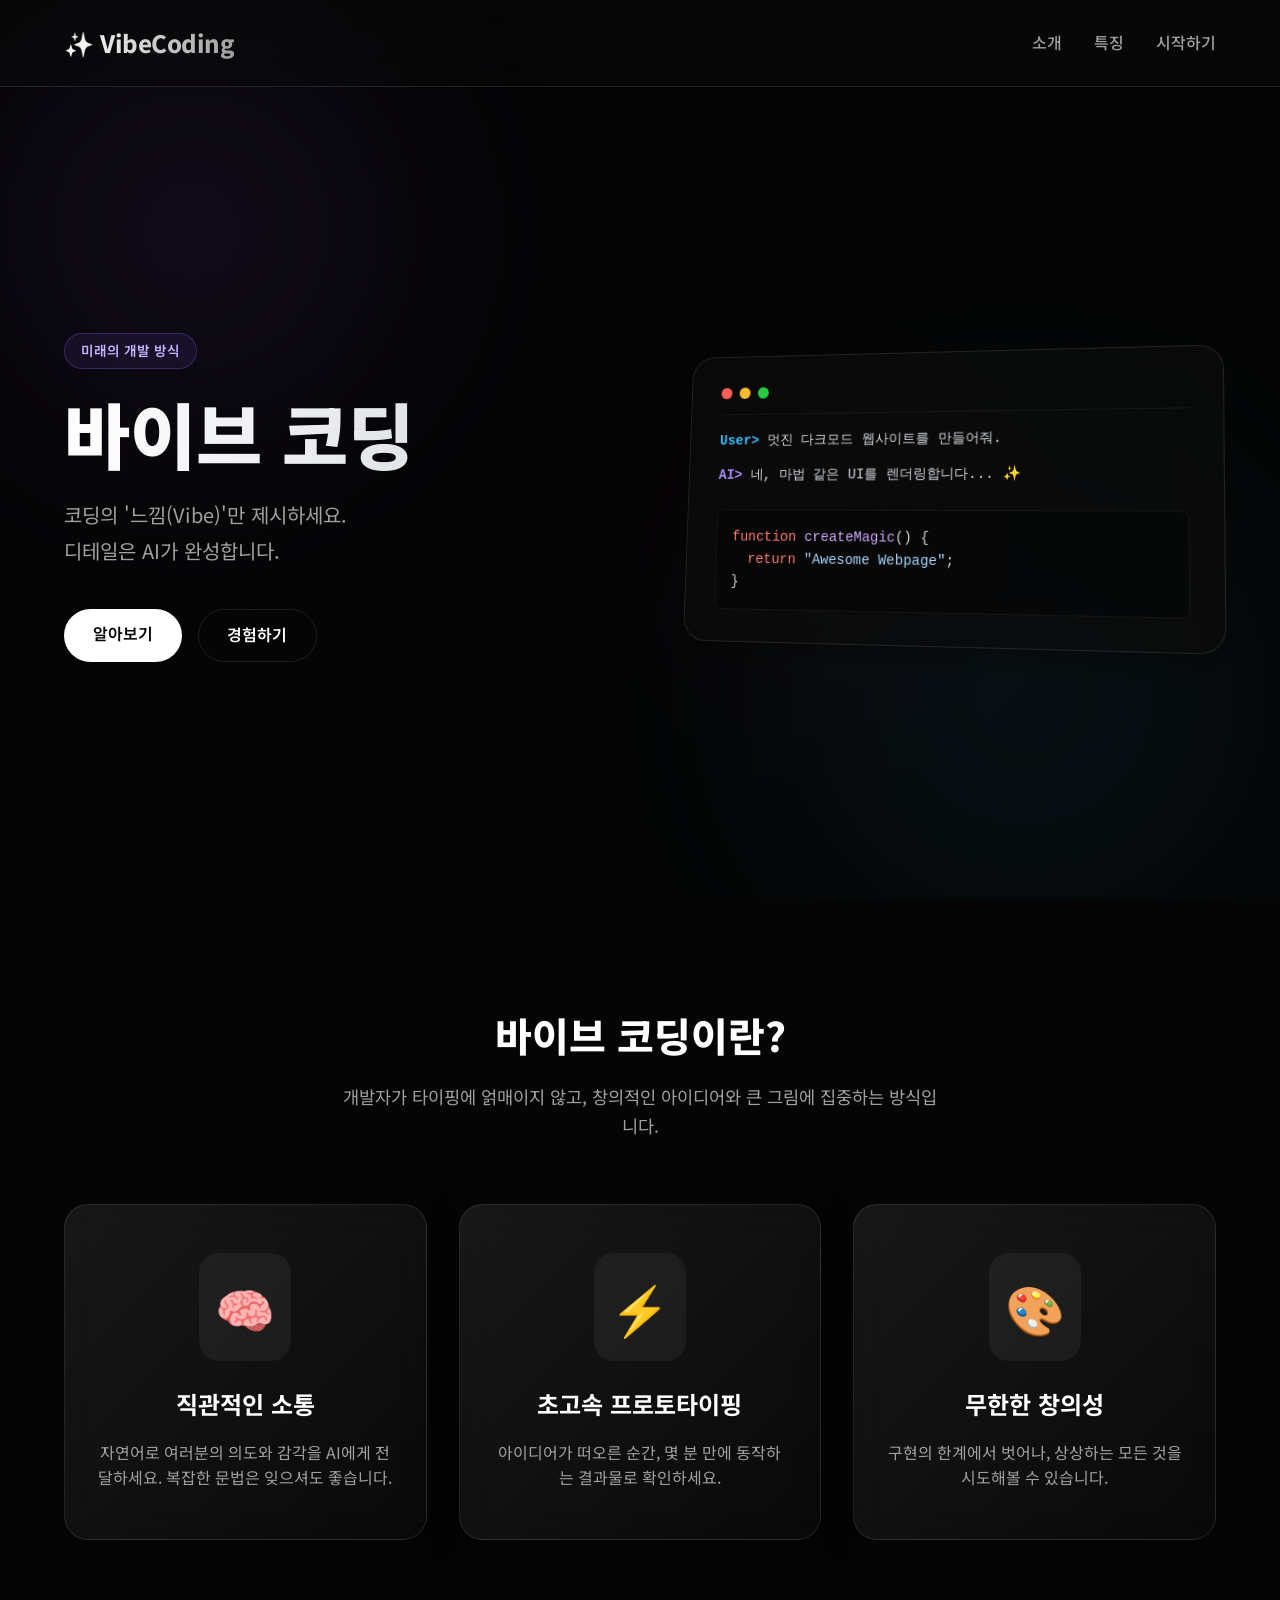
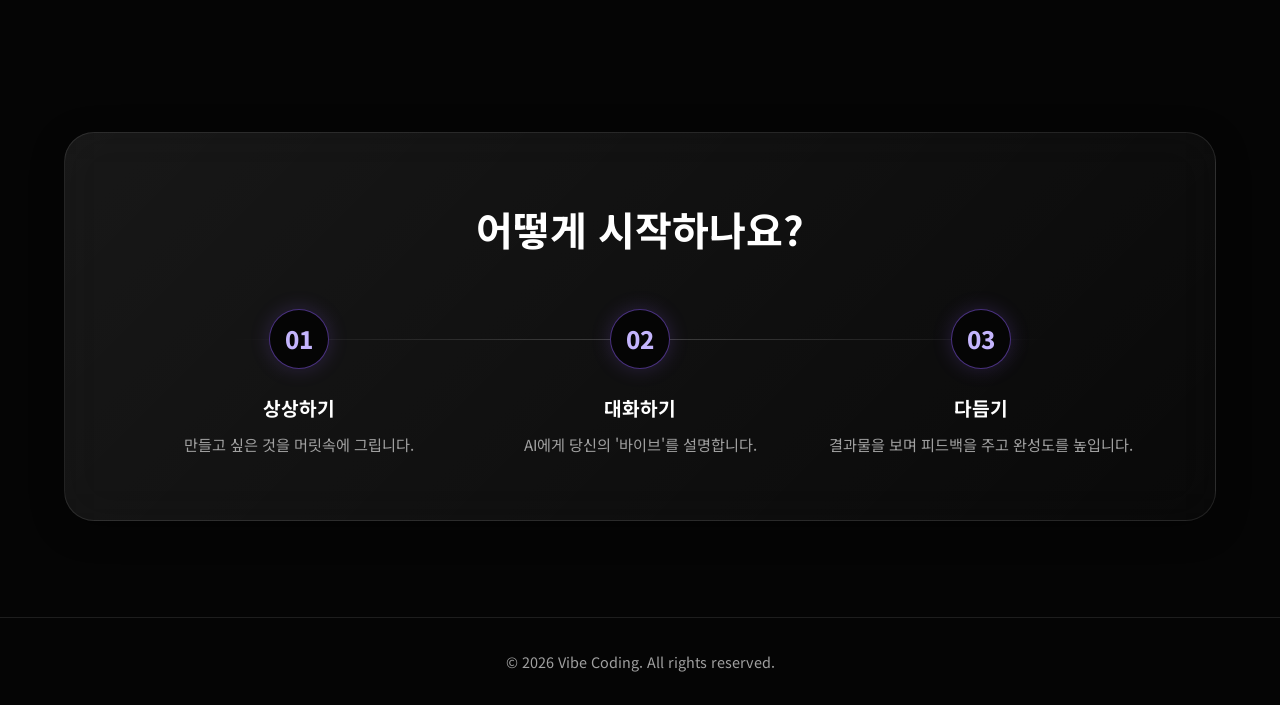
<file: index.html>
<!DOCTYPE html>
<html lang="ko">
<head>
    <meta charset="UTF-8">
    <meta name="viewport" content="width=device-width, initial-scale=1.0">
    <title>바이브 코딩 (Vibe Coding) - AI와 함께하는 새로운 개발 패러다임</title>
    <meta name="description" content="바이브 코딩(Vibe Coding)의 세계로 오신 것을 환영합니다. AI 어시스턴트와 함께 아이디어를 현실로 만드는 혁신적인 개발 방식을 경험해보세요.">
    <link rel="stylesheet" href="style.css">
    <link href="https://fonts.googleapis.com/css2?family=Inter:wght@300;400;600;800&family=Noto+Sans+KR:wght@300;400;700;900&display=swap" rel="stylesheet">
</head>
<body>
    <div class="background-effects">
        <div class="glow-orb orb-1"></div>
        <div class="glow-orb orb-2"></div>
        <div class="glow-orb orb-3"></div>
    </div>

    <nav class="navbar">
        <div class="logo">✨ VibeCoding</div>
        <ul class="nav-links">
            <li><a href="#about">소개</a></li>
            <li><a href="#features">특징</a></li>
            <li><a href="#how-to">시작하기</a></li>
        </ul>
    </nav>

    <main>
        <section id="hero" class="hero">
            <div class="hero-content">
                <div class="badge">미래의 개발 방식</div>
                <h1 class="glitch-text" data-text="바이브 코딩">바이브 코딩</h1>
                <p class="subtitle">코딩의 '느낌(Vibe)'만 제시하세요.<br>디테일은 AI가 완성합니다.</p>
                <div class="cta-group">
                    <a href="#about" class="btn btn-primary">알아보기</a>
                    <a href="#how-to" class="btn btn-secondary">경험하기</a>
                </div>
            </div>
            <div class="hero-visual">
                <div class="glass-card terminal">
                    <div class="terminal-header">
                        <span class="dot red"></span>
                        <span class="dot yellow"></span>
                        <span class="dot green"></span>
                    </div>
                    <div class="terminal-body">
                        <p><span class="prompt">User></span> 멋진 다크모드 웹사이트를 만들어줘.</p>
                        <p><span class="prompt ai">AI></span> 네, 마법 같은 UI를 렌더링합니다... ✨</p>
                        <div class="code-snippet">
                            <span class="keyword">function</span> <span class="function">createMagic</span>() {<br>
                            &nbsp;&nbsp;<span class="keyword">return</span> <span class="string">"Awesome Webpage"</span>;<br>
                            }
                        </div>
                    </div>
                </div>
            </div>
        </section>

        <section id="about" class="about">
            <div class="section-header">
                <h2>바이브 코딩이란?</h2>
                <p>개발자가 타이핑에 얽매이지 않고, 창의적인 아이디어와 큰 그림에 집중하는 방식입니다.</p>
            </div>
            <div id="features" class="feature-grid">
                <div class="glass-card feature-card">
                    <div class="icon">🧠</div>
                    <h3>직관적인 소통</h3>
                    <p>자연어로 여러분의 의도와 감각을 AI에게 전달하세요. 복잡한 문법은 잊으셔도 좋습니다.</p>
                </div>
                <div class="glass-card feature-card">
                    <div class="icon">⚡</div>
                    <h3>초고속 프로토타이핑</h3>
                    <p>아이디어가 떠오른 순간, 몇 분 만에 동작하는 결과물로 확인하세요.</p>
                </div>
                <div class="glass-card feature-card">
                    <div class="icon">🎨</div>
                    <h3>무한한 창의성</h3>
                    <p>구현의 한계에서 벗어나, 상상하는 모든 것을 시도해볼 수 있습니다.</p>
                </div>
            </div>
        </section>

        <section id="how-to" class="how-to">
             <div class="glass-panel">
                <h2>어떻게 시작하나요?</h2>
                <div class="steps">
                    <div class="step">
                        <div class="step-number">01</div>
                        <h4>상상하기</h4>
                        <p>만들고 싶은 것을 머릿속에 그립니다.</p>
                    </div>
                    <div class="step">
                        <div class="step-number">02</div>
                        <h4>대화하기</h4>
                        <p>AI에게 당신의 '바이브'를 설명합니다.</p>
                    </div>
                    <div class="step">
                        <div class="step-number">03</div>
                        <h4>다듬기</h4>
                        <p>결과물을 보며 피드백을 주고 완성도를 높입니다.</p>
                    </div>
                </div>
             </div>
        </section>
    </main>

    <footer>
        <p>&copy; 2026 Vibe Coding. All rights reserved.</p>
    </footer>
</body>
</html>
</file>
<file: style.css>
:root {
    --bg-color: #050505;
    --text-primary: #ffffff;
    --text-secondary: #a0a0a0;
    --accent-color: #8b5cf6;
    --accent-glow: rgba(139, 92, 246, 0.5);
    --glass-bg: rgba(255, 255, 255, 0.05);
    --glass-border: rgba(255, 255, 255, 0.1);
    --font-main: 'Noto Sans KR', 'Inter', sans-serif;
}

* {
    margin: 0;
    padding: 0;
    box-sizing: border-box;
}

html {
    scroll-behavior: smooth;
}

body {
    background-color: var(--bg-color);
    color: var(--text-primary);
    font-family: var(--font-main);
    line-height: 1.6;
    overflow-x: hidden;
    min-height: 100vh;
    display: flex;
    flex-direction: column;
}

/* Background Effects */
.background-effects {
    position: fixed;
    top: 0;
    left: 0;
    width: 100vw;
    height: 100vh;
    z-index: -1;
    overflow: hidden;
    pointer-events: none;
}

.glow-orb {
    position: absolute;
    border-radius: 50%;
    filter: blur(100px);
    opacity: 0.4;
    animation: float 20s infinite alternate ease-in-out;
}

.orb-1 {
    top: -10%;
    left: -10%;
    width: 50vw;
    height: 50vw;
    background: radial-gradient(circle, rgba(139,92,246,0.3) 0%, rgba(0,0,0,0) 70%);
}

.orb-2 {
    bottom: -20%;
    right: -10%;
    width: 60vw;
    height: 60vw;
    background: radial-gradient(circle, rgba(56,189,248,0.2) 0%, rgba(0,0,0,0) 70%);
    animation-delay: -5s;
}

.orb-3 {
    top: 40%;
    left: 50%;
    width: 30vw;
    height: 30vw;
    background: radial-gradient(circle, rgba(236,72,153,0.15) 0%, rgba(0,0,0,0) 70%);
    animation-delay: -10s;
}

@keyframes float {
    0% { transform: translate(0, 0) scale(1); }
    100% { transform: translate(50px, 50px) scale(1.1); }
}

/* Navigation */
.navbar {
    display: flex;
    justify-content: space-between;
    align-items: center;
    padding: 1.5rem 5%;
    background: rgba(10, 10, 10, 0.4);
    backdrop-filter: blur(20px);
    -webkit-backdrop-filter: blur(20px);
    border-bottom: 1px solid var(--glass-border);
    position: sticky;
    top: 0;
    z-index: 100;
}

.logo {
    font-size: 1.5rem;
    font-weight: 800;
    background: linear-gradient(to right, #fff, #a0a0a0);
    -webkit-background-clip: text;
    -webkit-text-fill-color: transparent;
    letter-spacing: -0.5px;
}

.nav-links {
    list-style: none;
    display: flex;
    gap: 2rem;
}

.nav-links a {
    color: var(--text-secondary);
    text-decoration: none;
    font-weight: 500;
    transition: color 0.3s ease;
}

.nav-links a:hover {
    color: var(--text-primary);
}

/* Common Components */
.glass-card {
    background: linear-gradient(135deg, rgba(255, 255, 255, 0.08), rgba(255, 255, 255, 0.02));
    border: 1px solid var(--glass-border);
    border-radius: 24px;
    backdrop-filter: blur(20px);
    -webkit-backdrop-filter: blur(20px);
    box-shadow: 0 8px 32px 0 rgba(0, 0, 0, 0.37);
    padding: 2rem;
    transition: transform 0.3s ease, box-shadow 0.3s ease;
}

.glass-card:hover {
    transform: translateY(-5px);
    box-shadow: 0 10px 30px rgba(0,0,0,0.5), 0 0 20px var(--accent-glow);
    border-color: rgba(139, 92, 246, 0.2);
}

.btn {
    display: inline-block;
    padding: 0.8rem 1.8rem;
    border-radius: 50px;
    font-weight: 600;
    text-decoration: none;
    transition: all 0.3s ease;
    cursor: pointer;
}

.btn-primary {
    background: var(--text-primary);
    color: var(--bg-color);
}

.btn-primary:hover {
    background: #e0e0e0;
    transform: scale(1.05);
    box-shadow: 0 0 20px rgba(255,255,255,0.3);
}

.btn-secondary {
    background: transparent;
    color: var(--text-primary);
    border: 1px solid var(--glass-border);
}

.btn-secondary:hover {
    background: var(--glass-bg);
    border-color: var(--text-primary);
}

/* Sections */
main {
    flex: 1;
}

section {
    padding: 6rem 5%;
}

.section-header {
    text-align: center;
    margin-bottom: 4rem;
}

.section-header h2 {
    font-size: 2.5rem;
    margin-bottom: 1rem;
    font-weight: 800;
}

.section-header p {
    color: var(--text-secondary);
    font-size: 1.1rem;
    max-width: 600px;
    margin: 0 auto;
}

/* Hero Section */
.hero {
    display: flex;
    align-items: center;
    justify-content: space-between;
    min-height: calc(100vh - 80px);
    gap: 4rem;
}

.hero-content {
    flex: 1;
}

.badge {
    display: inline-block;
    padding: 0.4rem 1rem;
    background: rgba(139, 92, 246, 0.1);
    border: 1px solid rgba(139, 92, 246, 0.3);
    color: #c4b5fd;
    border-radius: 50px;
    font-size: 0.85rem;
    font-weight: 600;
    margin-bottom: 1.5rem;
}

.glitch-text {
    font-size: 4.5rem;
    font-weight: 900;
    line-height: 1.1;
    margin-bottom: 1.5rem;
    background: linear-gradient(to right, #fff, #d1d5db);
    -webkit-background-clip: text;
    -webkit-text-fill-color: transparent;
    position: relative;
}

.subtitle {
    font-size: 1.25rem;
    color: var(--text-secondary);
    margin-bottom: 2.5rem;
    line-height: 1.8;
}

.cta-group {
    display: flex;
    gap: 1rem;
}

/* Terminal Animation */
.hero-visual {
    flex: 1;
    perspective: 1000px;
}

.terminal {
    transform: rotateY(-10deg) rotateX(5deg);
    background: rgba(10, 10, 10, 0.8);
    border: 1px solid rgba(255,255,255,0.1);
}

.terminal-header {
    display: flex;
    gap: 8px;
    padding-bottom: 1rem;
    border-bottom: 1px solid rgba(255,255,255,0.05);
    margin-bottom: 1rem;
}

.dot {
    width: 12px;
    height: 12px;
    border-radius: 50%;
}
.dot.red { background: #ff5f56; }
.dot.yellow { background: #ffbd2e; }
.dot.green { background: #27c93f; }

.terminal-body {
    font-family: 'Courier New', Courier, monospace;
    font-size: 0.9rem;
    color: #d1d5db;
}

.terminal-body p {
    margin-bottom: 0.8rem;
}

.prompt { color: #38bdf8; font-weight: bold; }
.prompt.ai { color: #a78bfa; }

.code-snippet {
    margin-top: 1.5rem;
    padding: 1rem;
    background: rgba(0,0,0,0.3);
    border-radius: 8px;
    border: 1px solid rgba(255,255,255,0.05);
}

.keyword { color: #ff7b72; }
.function { color: #d2a8ff; }
.string { color: #a5d6ff; }

/* About Section */
.feature-grid {
    display: grid;
    grid-template-columns: repeat(auto-fit, minmax(300px, 1fr));
    gap: 2rem;
}

.feature-card {
    text-align: center;
    padding: 3rem 2rem;
}

.feature-card .icon {
    font-size: 3rem;
    margin-bottom: 1.5rem;
    display: inline-block;
    background: var(--glass-bg);
    padding: 1rem;
    border-radius: 20px;
}

.feature-card h3 {
    font-size: 1.5rem;
    margin-bottom: 1rem;
}

.feature-card p {
    color: var(--text-secondary);
}

/* How to Section */
.glass-panel {
    background: linear-gradient(135deg, rgba(255, 255, 255, 0.08), rgba(255, 255, 255, 0.02));
    border: 1px solid var(--glass-border);
    border-radius: 30px;
    padding: 4rem;
    backdrop-filter: blur(24px);
    -webkit-backdrop-filter: blur(24px);
    box-shadow: 0 8px 32px 0 rgba(0, 0, 0, 0.37);
}

.glass-panel h2 {
    text-align: center;
    font-size: 2.5rem;
    margin-bottom: 3rem;
}

.steps {
    display: flex;
    justify-content: space-between;
    position: relative;
}

.steps::before {
    content: '';
    position: absolute;
    top: 30px;
    left: 10%;
    right: 10%;
    height: 1px;
    background: linear-gradient(90deg, transparent, rgba(255,255,255,0.2), transparent);
    z-index: 0;
}

.step {
    flex: 1;
    text-align: center;
    position: relative;
    z-index: 1;
    padding: 0 1rem;
}

.step-number {
    width: 60px;
    height: 60px;
    background: var(--bg-color);
    border: 1px solid rgba(139, 92, 246, 0.5);
    border-radius: 50%;
    display: flex;
    align-items: center;
    justify-content: center;
    font-size: 1.5rem;
    font-weight: 800;
    color: #c4b5fd;
    margin: 0 auto 1.5rem;
    box-shadow: 0 0 20px rgba(139, 92, 246, 0.2);
}

.step h4 {
    font-size: 1.2rem;
    margin-bottom: 0.5rem;
}

.step p {
    color: var(--text-secondary);
    font-size: 0.95rem;
}

/* Footer */
footer {
    text-align: center;
    padding: 2rem;
    border-top: 1px solid var(--glass-border);
    color: var(--text-secondary);
    font-size: 0.9rem;
}

/* Responsive */
@media (max-width: 992px) {
    .hero {
        flex-direction: column;
        text-align: center;
        padding-top: 4rem;
    }
    
    .terminal {
        transform: none;
    }

    .cta-group {
        justify-content: center;
    }
    
    .glitch-text {
        font-size: 3.5rem;
    }
}

@media (max-width: 768px) {
    .steps {
        flex-direction: column;
        gap: 3rem;
    }
    
    .steps::before {
        display: none;
    }
}
</file>
